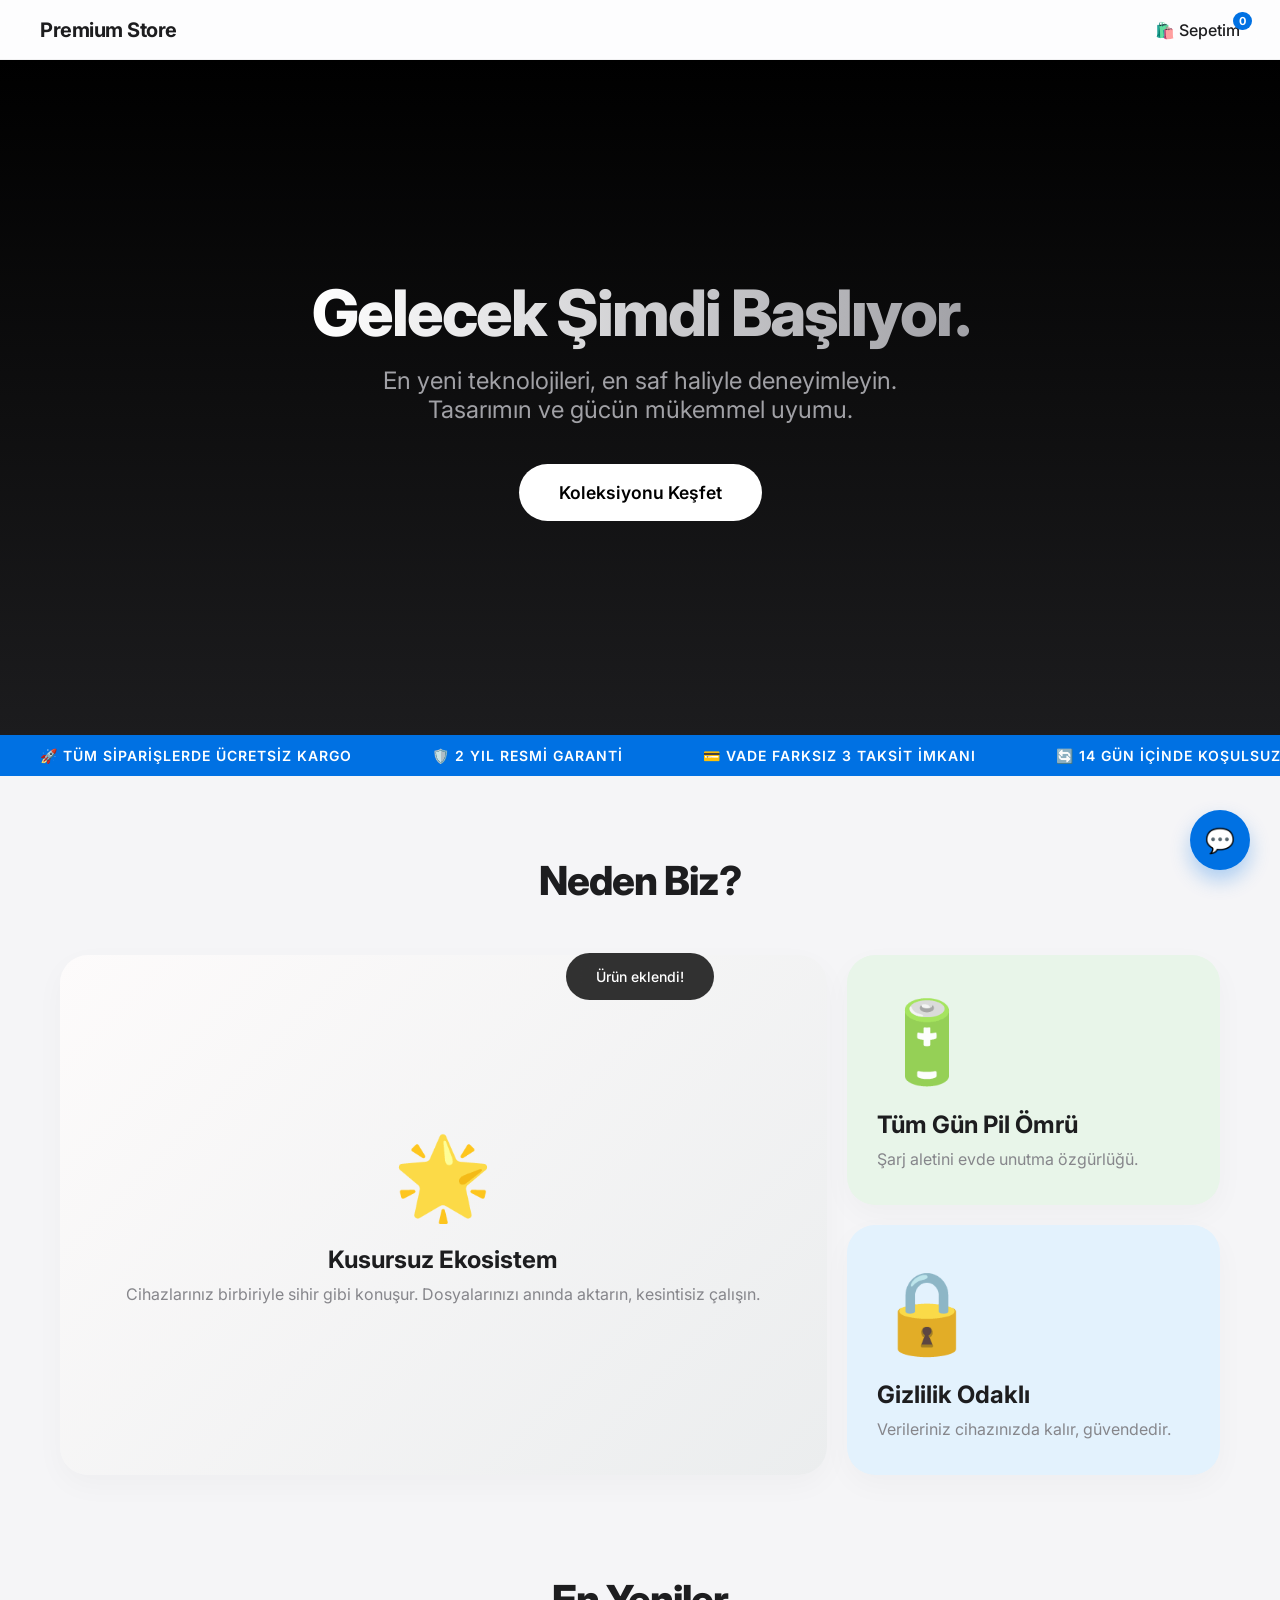
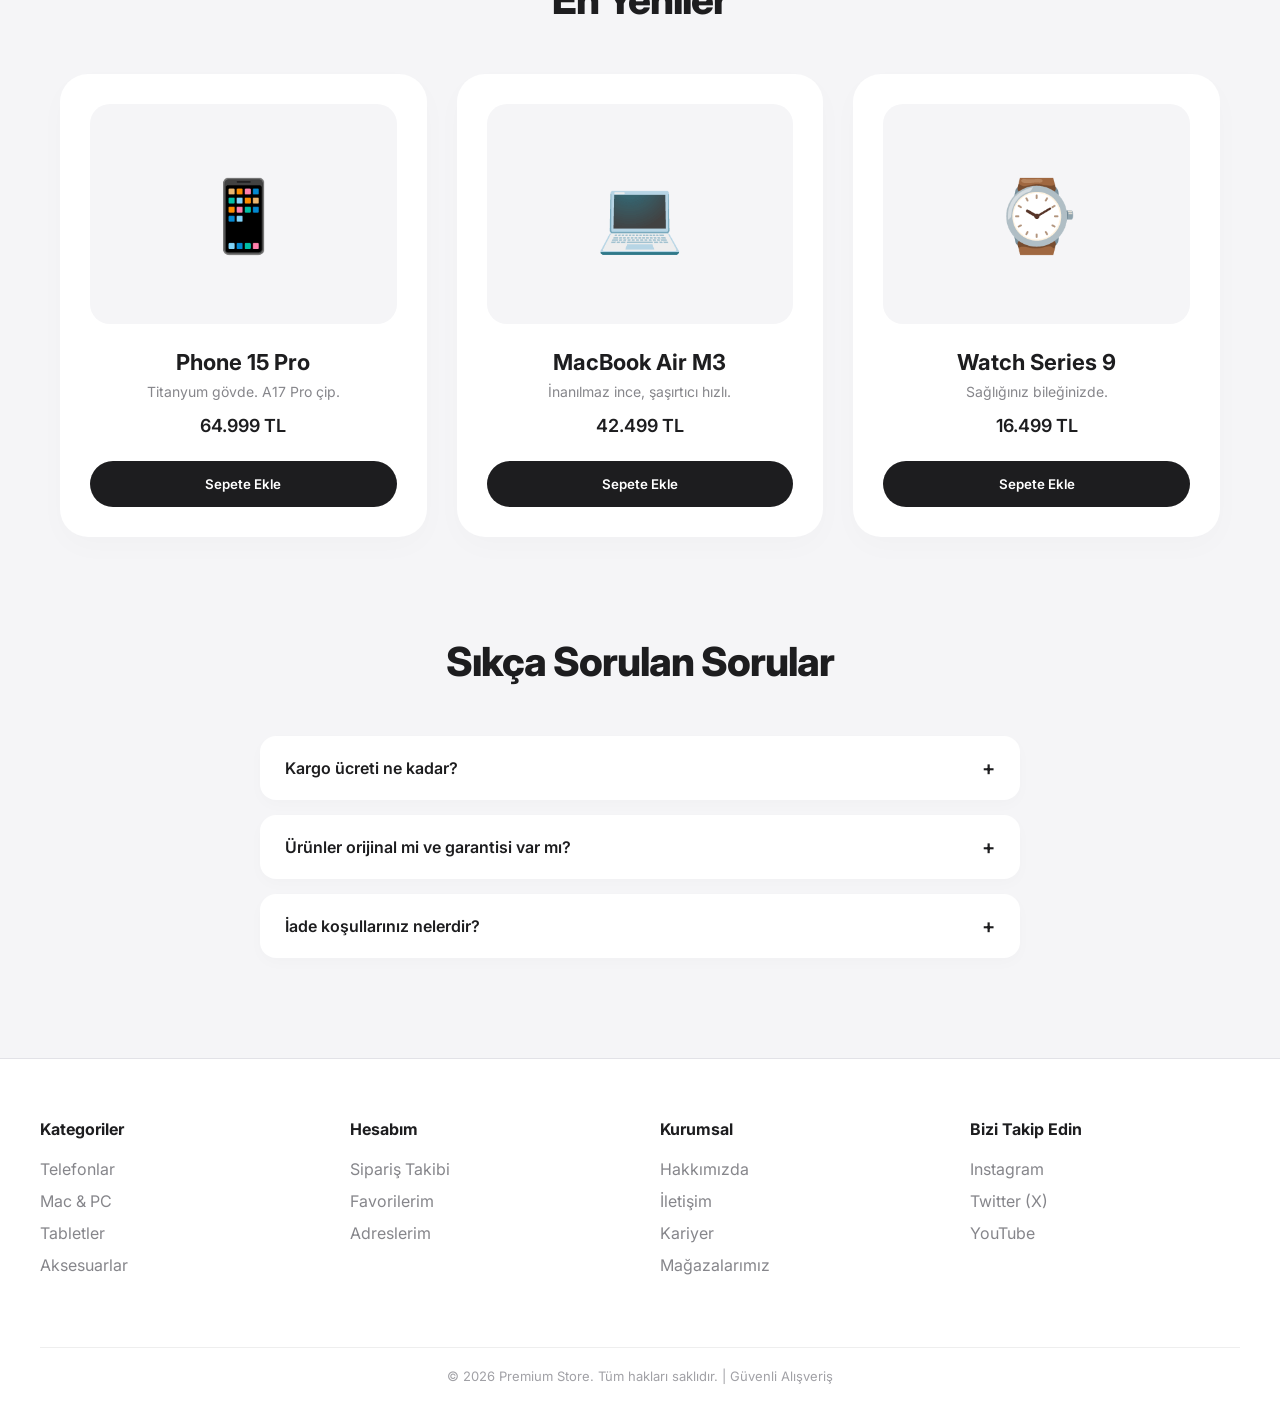
<file: index.html>
<!DOCTYPE html>
<html lang="tr">
<head>
    <meta charset="UTF-8">
    <meta name="viewport" content="width=device-width, initial-scale=1.0">
    <title>Ana Sayfa | Premium Store</title>
    <link href="https://fonts.googleapis.com/css2?family=Inter:wght@300;400;500;600;700;800&display=swap" rel="stylesheet">
    <style>
        :root {
            --primary: #0071e3;
            --bg: #f5f5f7;
            --text-main: #1d1d1f;
            --text-sec: #86868b;
        }

        * { margin: 0; padding: 0; box-sizing: border-box; font-family: 'Inter', sans-serif; }
        body { background: var(--bg); color: var(--text-main); overflow-x: hidden; }

        /* KAYDIRMA ANİMASYONLARI (Scroll Reveal) */
        .reveal { opacity: 0; transform: translateY(40px); transition: all 0.8s cubic-bezier(0.16, 1, 0.3, 1); }
        .reveal.active { opacity: 1; transform: translateY(0); }

        /* HEADER */
        header { position: fixed; top: 0; width: 100%; height: 60px; background: rgba(255, 255, 255, 0.8); backdrop-filter: saturate(180%) blur(20px); display: flex; justify-content: space-between; align-items: center; padding: 0 40px; z-index: 100; border-bottom: 1px solid rgba(0,0,0,0.05); }
        .logo { font-size: 20px; font-weight: 700; letter-spacing: -0.5px; }
        .cart-icon-wrapper { position: relative; cursor: pointer; display: flex; align-items: center; gap: 8px; font-weight: 500;}
        .cart-badge { background: var(--primary); color: white; font-size: 11px; font-weight: 700; padding: 2px 6px; border-radius: 10px; position: absolute; top: -8px; right: -12px; }

        /* HERO SECTION */
        .hero { margin-top: 60px; height: 75vh; background: linear-gradient(to bottom, #000, #1c1c1e); color: white; display: flex; flex-direction: column; justify-content: center; align-items: center; text-align: center; padding: 20px; position: relative; overflow: hidden;}
        .hero h1 { font-size: 4rem; font-weight: 800; letter-spacing: -2px; margin-bottom: 15px; background: linear-gradient(90deg, #fff, #a1a1a6); -webkit-background-clip: text; -webkit-text-fill-color: transparent;}
        .hero p { font-size: 1.5rem; color: #a1a1a6; margin-bottom: 40px; max-width: 600px; }
        .hero .btn { background: white; color: black; padding: 18px 40px; border-radius: 30px; text-decoration: none; font-weight: 600; font-size: 1.1rem; transition: 0.3s; }
        .hero .btn:hover { transform: scale(1.05); box-shadow: 0 10px 20px rgba(255,255,255,0.2); }

        /* KAYAN YAZI (MARQUEE) */
        .marquee-wrapper { background: var(--primary); color: white; padding: 12px 0; overflow: hidden; display: flex; white-space: nowrap; font-weight: 600; font-size: 14px; letter-spacing: 1px; }
        .marquee-content { display: flex; animation: scroll-marquee 20s linear infinite; }
        .marquee-content span { margin: 0 40px; }
        @keyframes scroll-marquee { 0% { transform: translateX(0); } 100% { transform: translateX(-50%); } }

        /* BENTO GRID (EKO-SİSTEM) */
        .bento-section { max-width: 1200px; margin: 80px auto; padding: 0 20px; }
        .bento-grid { display: grid; grid-template-columns: repeat(3, 1fr); grid-template-rows: 250px 250px; gap: 20px; }
        .bento-box { background: white; border-radius: 28px; padding: 30px; display: flex; flex-direction: column; justify-content: center; transition: 0.3s; cursor: pointer; box-shadow: 0 10px 30px rgba(0,0,0,0.03); overflow: hidden; position: relative;}
        .bento-box:hover { transform: translateY(-5px) scale(1.01); }
        .bento-large { grid-column: span 2; grid-row: span 2; background: linear-gradient(135deg, #fdfbfb 0%, #ebedee 100%); align-items: center; text-align: center;}
        .bento-box h3 { font-size: 24px; font-weight: 700; margin-bottom: 10px; z-index: 2;}
        .bento-box p { color: var(--text-sec); z-index: 2;}
        .bento-icon { font-size: 80px; margin-bottom: 20px; opacity: 0.9; }

        /* ÜRÜN VİTRİNİ */
        .products-section { max-width: 1200px; margin: 100px auto; padding: 0 20px; }
        .section-title { font-size: 2.5rem; font-weight: 800; margin-bottom: 50px; text-align: center; letter-spacing: -1px; }
        .product-grid { display: grid; grid-template-columns: repeat(auto-fit, minmax(300px, 1fr)); gap: 30px; }
        .product-card { background: white; border-radius: 28px; padding: 30px; display: flex; flex-direction: column; align-items: center; text-align: center; transition: all 0.4s ease; box-shadow: 0 10px 30px rgba(0,0,0,0.02); }
        .product-card:hover { transform: translateY(-10px); box-shadow: 0 20px 40px rgba(0,0,0,0.08); }
        .product-img { width: 100%; height: 220px; background: #f5f5f7; border-radius: 20px; margin-bottom: 25px; display: flex; align-items: center; justify-content: center; font-size: 70px; transition: 0.4s;}
        .product-card:hover .product-img { transform: scale(1.05); }
        .product-title { font-size: 22px; font-weight: 700; margin-bottom: 8px; }
        .product-price { font-size: 18px; font-weight: 600; margin: 15px 0 25px 0; }
        .add-btn { background: var(--text-main); color: white; border: none; padding: 15px 30px; border-radius: 25px; font-weight: 600; cursor: pointer; transition: 0.2s; width: 100%; }
        .add-btn:hover { background: var(--primary); transform: scale(0.98); }

        /* SIKÇA SORULAN SORULAR (FAQ) */
        .faq-section { max-width: 800px; margin: 100px auto; padding: 0 20px; }
        .faq-item { background: white; border-radius: 16px; margin-bottom: 15px; overflow: hidden; box-shadow: 0 5px 15px rgba(0,0,0,0.02);}
        .faq-question { padding: 20px 25px; font-weight: 600; cursor: pointer; display: flex; justify-content: space-between; align-items: center; }
        .faq-answer { padding: 0 25px; max-height: 0; overflow: hidden; transition: max-height 0.3s ease; color: var(--text-sec); line-height: 1.6; }
        .faq-item.active .faq-answer { padding: 0 25px 20px 25px; max-height: 200px; }
        .faq-item.active .faq-icon { transform: rotate(45deg); }
        .faq-icon { transition: transform 0.3s; font-size: 20px;}

        /* FOOTER */
        footer { background: white; padding: 60px 40px 30px 40px; margin-top: 100px; border-top: 1px solid #e2e2e7; }
        .footer-grid { display: grid; grid-template-columns: repeat(auto-fit, minmax(200px, 1fr)); gap: 40px; max-width: 1200px; margin: 0 auto; }
        .footer-col h4 { font-weight: 700; margin-bottom: 20px; color: var(--text-main); }
        .footer-col ul { list-style: none; }
        .footer-col ul li { margin-bottom: 12px; color: var(--text-sec); cursor: pointer; transition: 0.2s; }
        .footer-col ul li:hover { color: var(--primary); }
        .footer-bottom { text-align: center; margin-top: 60px; padding-top: 20px; border-top: 1px solid #eee; color: #a1a1a6; font-size: 13px; }

        /* SEPET VE TOAST (Önceki kodlar aynı) */
        .cart-overlay { display: none; position: fixed; top: 0; left: 0; width: 100%; height: 100%; background: rgba(0,0,0,0.4); backdrop-filter: blur(5px); z-index: 998; }
        .cart-drawer { position: fixed; top: 0; right: -450px; width: 100%; max-width: 400px; height: 100%; background: white; z-index: 999; box-shadow: -10px 0 40px rgba(0,0,0,0.15); transition: right 0.4s cubic-bezier(0.16, 1, 0.3, 1); display: flex; flex-direction: column; padding: 30px; }
        .cart-drawer.open { right: 0; }
        .drawer-header { display: flex; justify-content: space-between; align-items: center; margin-bottom: 25px; padding-bottom: 15px; border-bottom: 1px solid #e2e2e7; }
        .close-btn { border: none; background: #f5f5f7; width: 35px; height: 35px; border-radius: 50%; font-size: 20px; cursor: pointer; transition: 0.2s;}
        .drawer-items { flex: 1; overflow-y: auto; }
        .cart-drawer-item { display: flex; align-items: center; margin-bottom: 20px; }
        .drawer-item-thumb { width: 60px; height: 60px; background: #f5f5f7; border-radius: 12px; margin-right: 15px; display:flex; align-items:center; justify-content:center; font-size: 24px;}
        .drawer-item-info { flex: 1; }
        .drawer-footer { border-top: 2px solid #f5f5f7; padding-top: 20px; margin-top: 10px; }
        .checkout-btn { display: block; width: 100%; padding: 18px; background: var(--text-main); color: white; text-align: center; border-radius: 16px; text-decoration: none; font-weight: 600; margin-top: 15px;}
        .toast { position: fixed; bottom: -100px; left: 50%; transform: translateX(-50%); background: rgba(0,0,0,0.8); color: white; padding: 15px 30px; border-radius: 30px; font-weight: 500; font-size: 14px; backdrop-filter: blur(10px); z-index: 1000; transition: bottom 0.4s cubic-bezier(0.16, 1, 0.3, 1); }
        .toast.show { bottom: 40px; }

        @media (max-width: 768px) {
            .bento-grid { grid-template-columns: 1fr; grid-template-rows: auto; }
            .bento-large { grid-column: span 1; grid-row: span 1; }
            .hero h1 { font-size: 2.5rem; }
        }

        .chat-bubble { position: fixed; bottom: 30px; right: 30px; background: var(--primary); color: white; width: 60px; height: 60px; border-radius: 50%; display: flex; align-items: center; justify-content: center; font-size: 24px; cursor: pointer; box-shadow: 0 10px 20px rgba(0,113,227,0.3); z-index: 999; }
.chat-window { position: fixed; bottom: 100px; right: 30px; width: 300px; height: 400px; background: white; border-radius: 20px; display: none; flex-direction: column; box-shadow: 0 10px 40px rgba(0,0,0,0.1); z-index: 999; overflow: hidden; }
.chat-header { background: var(--primary); color: white; padding: 15px; font-weight: 600; }
.chat-body { flex: 1; padding: 20px; font-size: 14px; }
.chat-window input { border: none; border-top: 1px solid #eee; padding: 15px; width: 100%; outline: none; }


    </style>
</head>
<body>

<header>
    <div class="logo">Premium Store</div>
    <div class="cart-icon-wrapper" onclick="toggleCart()">
        🛍️ Sepetim <span class="cart-badge" id="cart-badge">0</span>
    </div>
</header>

<section class="hero reveal">
    <h1>Gelecek Şimdi Başlıyor.</h1>
    <p>En yeni teknolojileri, en saf haliyle deneyimleyin. Tasarımın ve gücün mükemmel uyumu.</p>
    <a href="#products" class="btn">Koleksiyonu Keşfet</a>
</section>

<div class="marquee-wrapper">
    <div class="marquee-content">
        <span>🚀 TÜM SİPARİŞLERDE ÜCRETSİZ KARGO</span>
        <span>🛡️ 2 YIL RESMİ GARANTİ</span>
        <span>💳 VADE FARKSIZ 3 TAKSİT İMKANI</span>
        <span>🔄 14 GÜN İÇİNDE KOŞULSUZ İADE</span>
        <span>🚀 TÜM SİPARİŞLERDE ÜCRETSİZ KARGO</span>
        <span>🛡️ 2 YIL RESMİ GARANTİ</span>
        <span>💳 VADE FARKSIZ 3 TAKSİT İMKANI</span>
        <span>🔄 14 GÜN İÇİNDE KOŞULSUZ İADE</span>
    </div>
</div>

<section class="bento-section reveal">
    <h2 class="section-title">Neden Biz?</h2>
    <div class="bento-grid">
        <div class="bento-box bento-large">
            <div class="bento-icon">🌟</div>
            <h3>Kusursuz Ekosistem</h3>
            <p>Cihazlarınız birbiriyle sihir gibi konuşur. Dosyalarınızı anında aktarın, kesintisiz çalışın.</p>
        </div>
        <div class="bento-box" style="background: #e8f5e9;">
            <div class="bento-icon">🔋</div>
            <h3>Tüm Gün Pil Ömrü</h3>
            <p>Şarj aletini evde unutma özgürlüğü.</p>
        </div>
        <div class="bento-box" style="background: #e3f2fd;">
            <div class="bento-icon">🔒</div>
            <h3>Gizlilik Odaklı</h3>
            <p>Verileriniz cihazınızda kalır, güvendedir.</p>
        </div>
    </div>
</section>

<section id="products" class="products-section reveal">
    <h2 class="section-title">En Yeniler</h2>
    <div class="product-grid">
        <div class="product-card">
            <div class="product-img">📱</div>
            <h3 class="product-title">Phone 15 Pro</h3>
            <p class="product-desc" style="color:var(--text-sec); font-size:14px;">Titanyum gövde. A17 Pro çip.</p>
            <div class="product-price">64.999 TL</div>
            <button class="add-btn" onclick="addToCart('Phone 15 Pro', 64999)">Sepete Ekle</button>
        </div>
        <div class="product-card">
            <div class="product-img">💻</div>
            <h3 class="product-title">MacBook Air M3</h3>
            <p class="product-desc" style="color:var(--text-sec); font-size:14px;">İnanılmaz ince, şaşırtıcı hızlı.</p>
            <div class="product-price">42.499 TL</div>
            <button class="add-btn" onclick="addToCart('MacBook Air M3', 42499)">Sepete Ekle</button>
        </div>
        <div class="product-card">
            <div class="product-img">⌚</div>
            <h3 class="product-title">Watch Series 9</h3>
            <p class="product-desc" style="color:var(--text-sec); font-size:14px;">Sağlığınız bileğinizde.</p>
            <div class="product-price">16.499 TL</div>
            <button class="add-btn" onclick="addToCart('Watch Series 9', 16499)">Sepete Ekle</button>
        </div>
    </div>
</section>

<section class="faq-section reveal">
    <h2 class="section-title">Sıkça Sorulan Sorular</h2>
    <div class="faq-item" onclick="toggleFaq(this)">
        <div class="faq-question">Kargo ücreti ne kadar? <span class="faq-icon">+</span></div>
        <div class="faq-answer">Tüm alışverişlerinizde kargo tamamen ücretsizdir. Siparişleriniz aynı gün kargoya teslim edilir.</div>
    </div>
    <div class="faq-item" onclick="toggleFaq(this)">
        <div class="faq-question">Ürünler orijinal mi ve garantisi var mı? <span class="faq-icon">+</span></div>
        <div class="faq-answer">Evet, mağazamızdaki tüm ürünler %100 orijinal olup, distribütör tarafından 2 yıl resmi garanti altındadır.</div>
    </div>
    <div class="faq-item" onclick="toggleFaq(this)">
        <div class="faq-question">İade koşullarınız nelerdir? <span class="faq-icon">+</span></div>
        <div class="faq-answer">Ürünü teslim aldıktan sonraki 14 gün içerisinde kutusu açılmamış ve hasar görmemiş ürünleri koşulsuz şartsız iade edebilirsiniz.</div>
    </div>
</section>

<footer class="reveal">
    <div class="footer-grid">
        <div class="footer-col">
            <h4>Kategoriler</h4>
            <ul><li>Telefonlar</li><li>Mac & PC</li><li>Tabletler</li><li>Aksesuarlar</li></ul>
        </div>
        <div class="footer-col">
            <h4>Hesabım</h4>
            <ul><li>Sipariş Takibi</li><li>Favorilerim</li><li>Adreslerim</li></ul>
        </div>
        <div class="footer-col">
            <h4>Kurumsal</h4>
            <ul><li>Hakkımızda</li><li>İletişim</li><li>Kariyer</li><li>Mağazalarımız</li></ul>
        </div>
        <div class="footer-col">
            <h4>Bizi Takip Edin</h4>
            <ul><li>Instagram</li><li>Twitter (X)</li><li>YouTube</li></ul>
        </div>
    </div>
    <div class="footer-bottom">
        &copy; 2026 Premium Store. Tüm hakları saklıdır. | Güvenli Alışveriş
    </div>
</footer>

<div id="cart-overlay" class="cart-overlay" onclick="closeCart()"></div>
<div id="cart-drawer" class="cart-drawer">
    <div class="drawer-header"><h3>Çantam</h3><button onclick="closeCart()" class="close-btn">✕</button></div>
    <div id="drawer-items" class="drawer-items"></div>
    <div class="drawer-footer">
        <div style="display: flex; justify-content: space-between; font-weight: 700; font-size: 20px;"><span>Toplam</span><span id="drawer-total-price">0 TL</span></div>
        <a href="odeme.html" class="checkout-btn">Güvenli Ödemeye Geç</a>
    </div>
</div>
<div id="toast" class="toast">Ürün eklendi!</div>

<script>
    // --- 1. KAYDIRMA ANİMASYONU (SCROLL REVEAL) ---
    function revealOnScroll() {
        var reveals = document.querySelectorAll('.reveal');
        for (var i = 0; i < reveals.length; i++) {
            var windowHeight = window.innerHeight;
            var elementTop = reveals[i].getBoundingClientRect().top;
            var elementVisible = 100;
            if (elementTop < windowHeight - elementVisible) {
                reveals[i].classList.add('active');
            }
        }
    }
    window.addEventListener('scroll', revealOnScroll);
    revealOnScroll(); // Sayfa yüklendiğinde ilk elementleri göster

    // --- 2. FAQ (ACCORDION) ETKİLEŞİMİ ---
    function toggleFaq(element) {
        element.classList.toggle("active");
    }

    // --- 3. SEPET İŞLEMLERİ ---
    updateCartCount();

    function addToCart(name, price) {
        let cart = JSON.parse(localStorage.getItem('cart')) || [];
        cart.push({ name, price });
        localStorage.setItem('cart', JSON.stringify(cart));
        updateCartCount();
        renderDrawer();
        showToast(`${name} çantanıza eklendi.`);
    }

    function updateCartCount() {
        let cart = JSON.parse(localStorage.getItem('cart')) || [];
        document.getElementById('cart-badge').innerText = cart.length;
    }

    function showToast(message) {
        const toast = document.getElementById('toast');
        toast.innerText = message;
        toast.classList.add('show');
        setTimeout(() => toast.classList.remove('show'), 2500);
    }

    function toggleCart() {
        renderDrawer();
        document.getElementById('cart-drawer').classList.add('open');
        document.getElementById('cart-overlay').style.display = 'block';
        document.body.style.overflow = 'hidden';
    }

    function closeCart() {
        document.getElementById('cart-drawer').classList.remove('open');
        setTimeout(() => document.getElementById('cart-overlay').style.display = 'none', 300);
        document.body.style.overflow = 'auto';
    }

    function renderDrawer() {
        let cart = JSON.parse(localStorage.getItem('cart')) || [];
        const container = document.getElementById('drawer-items');
        const totalEl = document.getElementById('drawer-total-price');
        
        if (cart.length === 0) {
            container.innerHTML = `<div style="text-align:center; padding-top:40px; color:#86868b;">Çantanız boş.</div>`;
            totalEl.innerText = "0 TL";
            return;
        }

        let total = 0;
        container.innerHTML = cart.map((item, index) => {
            total += item.price;
            return `<div class="cart-drawer-item"><div class="drawer-item-thumb">📦</div><div class="drawer-item-info"><div style="font-weight:600;">${item.name}</div><div style="font-size:14px; color:#515154;">${item.price.toLocaleString('tr-TR')} TL</div></div><button onclick="removeFromDrawer(${index})" style="border:none; background:none; color:#ff3b30; cursor:pointer; font-weight:500;">Sil</button></div>`;
        }).join('');
        totalEl.innerText = `${total.toLocaleString('tr-TR')} TL`;
    }

    function removeFromDrawer(index) {
        let cart = JSON.parse(localStorage.getItem('cart')) || [];
        cart.splice(index, 1);
        localStorage.setItem('cart', JSON.stringify(cart));
        updateCartCount();
        renderDrawer();
    }
</script>
<div class="chat-bubble" onclick="toggleChat()">💬</div>
<div id="chat-window" class="chat-window">
    <div class="chat-header">Destek Ekibi <span>●</span></div>
    <div class="chat-body">
        <p>Merhaba! Size nasıl yardımcı olabilirim?</p>
    </div>
    <input type="text" placeholder="Mesajınızı yazın...">
</div>

</body>
</html>
</file>
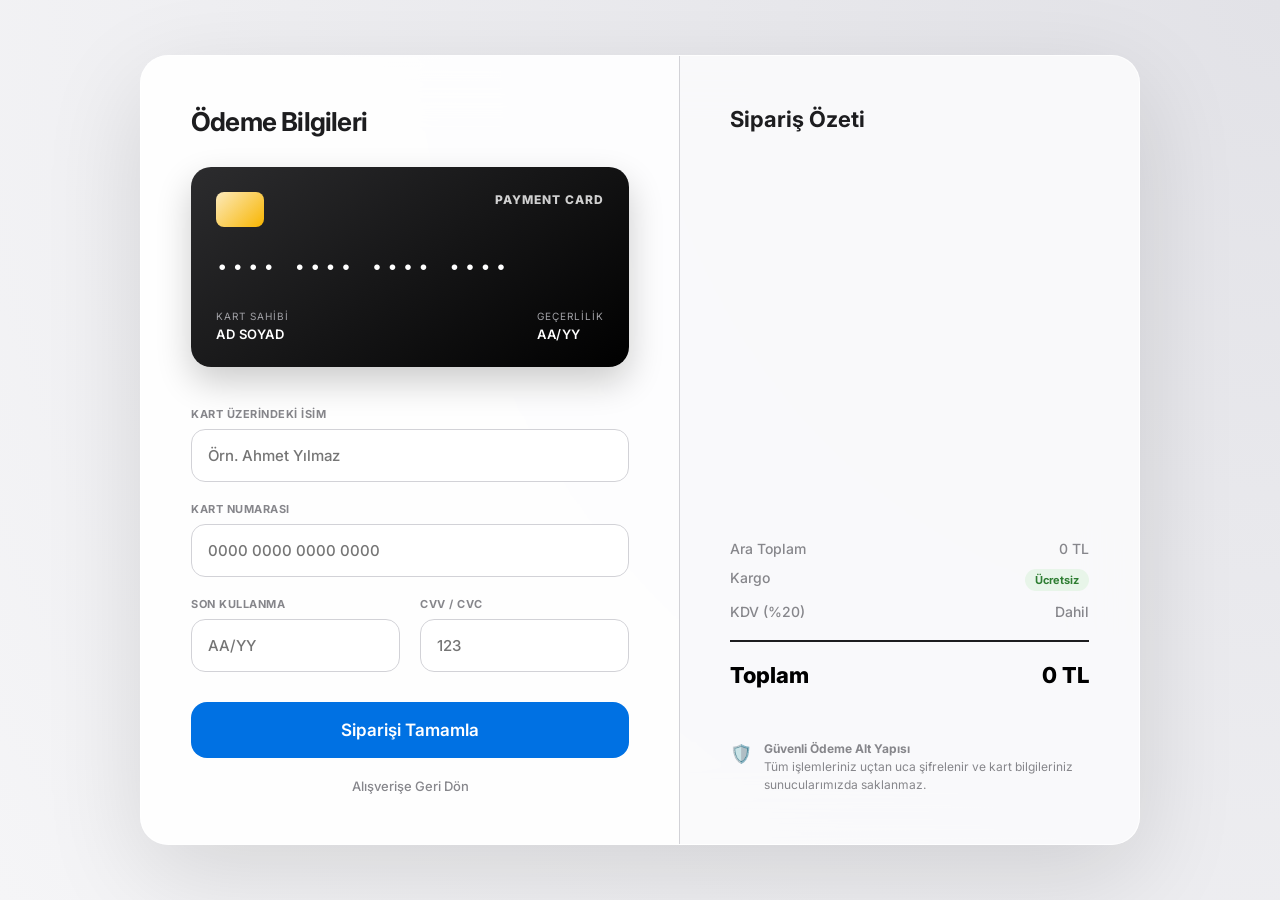
<file: odeme.html>
<!DOCTYPE html>
<html lang="tr">
<head>
    <meta charset="UTF-8">
    <meta name="viewport" content="width=device-width, initial-scale=1.0">
    <title>Güvenli Ödeme | Premium Store</title>
    <link href="https://fonts.googleapis.com/css2?family=Inter:wght@300;400;500;600;700&display=swap" rel="stylesheet">
    <style>
        :root {
            --primary: #0071e3;
            --bg: #f5f5f7;
            --glass: rgba(255, 255, 255, 0.9);
            --border: #d2d2d7;
            --text-main: #1d1d1f;
            --text-secondary: #86868b;
        }

        * { margin: 0; padding: 0; box-sizing: border-box; font-family: 'Inter', sans-serif; }
        
        body { 
            background: radial-gradient(circle at top right, #e2e2e7, #f5f5f7);
            min-height: 100vh;
            display: flex;
            align-items: center;
            justify-content: center;
            padding: 20px;
        }

        .checkout-wrapper {
            display: flex;
            background: var(--glass);
            backdrop-filter: blur(30px);
            max-width: 1000px;
            width: 100%;
            min-height: 650px;
            border-radius: 28px;
            overflow: hidden;
            border: 1px solid rgba(255,255,255,0.5);
            box-shadow: 0 30px 100px rgba(0,0,0,0.12);
        }

        /* --- SOL TARAF: ÖDEME FORMU --- */
        .payment-side {
            flex: 1.1;
            padding: 50px;
            border-right: 1px solid var(--border);
        }

        .payment-side h2 { font-size: 26px; font-weight: 700; margin-bottom: 30px; letter-spacing: -0.8px; color: var(--text-main); }

        /* Kart Görseli */
        .card-container { width: 100%; height: 200px; perspective: 1000px; margin-bottom: 40px; }
        .card-inner { position: relative; width: 100%; height: 100%; transition: transform 0.6s cubic-bezier(0.4, 0, 0.2, 1); transform-style: preserve-3d; }
        .card-inner.flipped { transform: rotateY(180deg); }
        .card-front, .card-back { 
            position: absolute; width: 100%; height: 100%; backface-visibility: hidden; border-radius: 20px; 
            padding: 25px; display: flex; flex-direction: column; justify-content: space-between;
            background: linear-gradient(145deg, #2c2c2e, #000000); color: white;
            box-shadow: 0 15px 35px rgba(0,0,0,0.2);
        }
        .card-back { transform: rotateY(180deg); background: #1c1c1e; padding: 0; display: block; }
        .magnetic-strip { width: 100%; height: 45px; background: #000; margin-top: 25px; }
        .cvv-strip { background: rgba(255,255,255,0.9); color: black; margin: 20px 30px; height: 40px; display: flex; align-items: center; justify-content: flex-end; padding-right: 15px; font-weight: 700; border-radius: 6px; letter-spacing: 2px; }

        .v-card-number { font-size: 1.3rem; letter-spacing: 3px; font-family: 'Courier New', monospace; margin: 15px 0; font-weight: 500; }
        .v-card-bottom { display: flex; justify-content: space-between; font-size: 10px; color: #a1a1a6; text-transform: uppercase; }
        .v-label { letter-spacing: 1px; margin-bottom: 4px; display: block; }
        .v-value { color: white; font-size: 13px; font-weight: 600; letter-spacing: 0.5px; }

        /* Form */
        .input-group { margin-bottom: 20px; }
        label { display: block; font-size: 11px; font-weight: 700; color: var(--text-secondary); margin-bottom: 8px; letter-spacing: 0.5px; }
        input { 
            width: 100%; padding: 16px; border: 1px solid var(--border); border-radius: 14px; 
            background: white; outline: none; transition: all 0.3s ease; font-size: 15px; font-weight: 500;
        }
        input:focus { border-color: var(--primary); box-shadow: 0 0 0 4px rgba(0,113,227,0.15); }
        .row { display: flex; gap: 20px; }

        .pay-btn { 
            background: var(--primary); color: white; width: 100%; padding: 18px; border: none; 
            border-radius: 16px; font-size: 17px; font-weight: 600; cursor: pointer; margin-top: 10px;
            transition: transform 0.2s;
        }
        .pay-btn:active { transform: scale(0.98); }

        /* --- SAĞ TARAF: SİPARİŞ ÖZETİ --- */
        .summary-side {
            flex: 0.9;
            padding: 50px;
            background: rgba(245, 245, 247, 0.5);
            display: flex;
            flex-direction: column;
        }

        .summary-side h2 { font-size: 22px; font-weight: 700; margin-bottom: 25px; color: var(--text-main); }

        .summary-list { flex: 1; overflow-y: auto; }
        
        .summary-item { 
            display: flex; 
            align-items: center; 
            margin-bottom: 18px; 
            padding-bottom: 18px; 
            border-bottom: 1px solid rgba(0,0,0,0.05); 
        }
        
        /* Ürün İkon Kutusu */
        .item-icon { 
            width: 50px; height: 50px; background: white; border-radius: 12px; 
            margin-right: 15px; display: flex; align-items: center; justify-content: center;
            border: 1px solid var(--border); font-size: 20px;
        }

        .item-info { flex: 1; }
        .item-name { font-size: 15px; font-weight: 600; color: var(--text-main); display: block; margin-bottom: 2px; }
        .item-qty { font-size: 12px; color: var(--text-secondary); font-weight: 500; }
        .item-price { font-size: 15px; font-weight: 700; color: var(--text-main); }

        /* Fiyat Tablosu */
        .price-details { margin-top: 20px; }
        .price-row { display: flex; justify-content: space-between; margin-bottom: 12px; font-size: 14px; }
        .price-row.label-sec { color: var(--text-secondary); font-weight: 500; }
        .price-row.total-big { 
            margin-top: 20px; padding-top: 20px; 
            border-top: 2px solid var(--text-main); 
            font-size: 22px; font-weight: 800; color: #000; 
        }

        .shipping-badge { 
            background: #e8f5e9; color: #2e7d32; padding: 4px 10px; 
            border-radius: 20px; font-size: 11px; font-weight: 700; 
        }

        .security-info { margin-top: 40px; display: flex; align-items: flex-start; gap: 12px; font-size: 12px; color: var(--text-secondary); line-height: 1.5; }

        @media (max-width: 850px) {
            .checkout-wrapper { flex-direction: column; }
            .payment-side, .summary-side { padding: 30px; }
            .summary-side { order: -1; min-height: auto; }
        }
    </style>
</head>
<body>

<div class="checkout-wrapper">
    <div class="payment-side">
        <h2>Ödeme Bilgileri</h2>
        
        <div class="card-container">
            <div class="card-inner" id="cardInner">
                <div class="card-front">
                    <div style="display: flex; justify-content: space-between;">
                        <div style="width: 48px; height: 35px; background: linear-gradient(135deg, #fceabb, #f8b500); border-radius: 8px;"></div>
                        <span id="v-type" style="font-weight: 800; letter-spacing: 1px; font-size: 12px; opacity: 0.8;">PAYMENT CARD</span>
                    </div>
                    <div id="v-number" class="v-card-number">•••• •••• •••• ••••</div>
                    <div class="v-card-bottom">
                        <div><span class="v-label">Kart Sahibi</span><span id="v-name" class="v-value">AD SOYAD</span></div>
                        <div><span class="v-label">Geçerlilik</span><span id="v-expiry" class="v-value">AA/YY</span></div>
                    </div>
                </div>
                <div class="card-back">
                    <div class="magnetic-strip"></div>
                    <div class="cvv-strip" id="v-cvv">***</div>
                    <div style="padding: 20px; color: #515154; font-size: 8px; text-align: center;">Bu kart kişiye özeldir. Kaybolduğunda bankanıza haber veriniz.</div>
                </div>
            </div>
        </div>

        <form id="payForm">
            <div class="input-group">
                <label>KART ÜZERİNDEKİ İSİM</label>
                <input type="text" id="input-name" placeholder="Örn. Ahmet Yılmaz" required>
            </div>
            <div class="input-group">
                <label>KART NUMARASI</label>
                <input type="text" id="input-card" placeholder="0000 0000 0000 0000" maxlength="19" inputmode="numeric" required>
            </div>
            <div class="row">
                <div class="input-group" style="flex: 1;">
                    <label>SON KULLANMA</label>
                    <input type="text" id="input-exp" placeholder="AA/YY" maxlength="5" inputmode="numeric" required>
                </div>
                <div class="input-group" style="flex: 1;">
                    <label>CVV / CVC</label>
                    <input type="text" id="input-cvv" placeholder="123" maxlength="3" inputmode="numeric" required>
                </div>
            </div>
            <button type="submit" class="pay-btn">Siparişi Tamamla</button>
            <center><a href="index.html" style="color: #86868b; text-decoration: none; font-size: 13px; font-weight: 500; display: block; margin-top: 20px;">Alışverişe Geri Dön</a></center>
        </form>
    </div>

    <div class="summary-side">
        <h2>Sipariş Özeti</h2>
        
        <div class="summary-list" id="summary-list">
            </div>

        <div class="price-details">
            <div class="price-row label-sec">
                <span>Ara Toplam</span>
                <span id="subtotal">0 TL</span>
            </div>
            <div class="price-row label-sec">
                <span>Kargo</span>
                <span class="shipping-badge">Ücretsiz</span>
            </div>
            <div class="price-row label-sec">
                <span>KDV (%20)</span>
                <span>Dahil</span>
            </div>
            <div class="price-row total-big">
                <span>Toplam</span>
                <span id="final-total">0 TL</span>
            </div>
        </div>
        
        <div class="security-info">
            <span style="font-size: 18px;">🛡️</span>
            <div><strong>Güvenli Ödeme Alt Yapısı</strong><br>Tüm işlemleriniz uçtan uca şifrelenir ve kart bilgileriniz sunucularımızda saklanmaz.</div>
        </div>
    </div>
</div>

<script>
    // TÜRKÇE HATA MESAJLARI VE KONTROL
    const inputs = document.querySelectorAll('input');
    inputs.forEach(input => {
        input.oninvalid = (e) => e.target.setCustomValidity('Bu alan boş bırakılamaz.');
        input.oninput = (e) => {
            e.target.setCustomValidity('');
            if(['input-card','input-exp','input-cvv'].includes(e.target.id) && /[^0-9\s/]/.test(e.target.value)){
                e.target.setCustomValidity('Sadece rakam girmelisiniz.');
                e.target.reportValidity();
                e.target.value = e.target.value.replace(/[^0-9\s/]/g, '');
            }
        };
    });

    // SEPET VERİLERİNİ ÇEK VE LİSTELE
    const cart = JSON.parse(localStorage.getItem('cart')) || [];
    const total = cart.reduce((sum, item) => sum + item.price, 0);
    
    document.getElementById('subtotal').innerText = `${total.toLocaleString('tr-TR')} TL`;
    document.getElementById('final-total').innerText = `${total.toLocaleString('tr-TR')} TL`;
    
    const summaryList = document.getElementById('summary-list');
    summaryList.innerHTML = cart.map(item => `
        <div class="summary-item">
            <div class="item-icon">📦</div>
            <div class="item-info">
                <span class="item-name">${item.name}</span>
                <span class="item-qty">Adet: 1</span>
            </div>
            <span class="item-price">${item.price.toLocaleString('tr-TR')} TL</span>
        </div>
    `).join('');

    // KART ANİMASYONU
    const cardInner = document.getElementById('cardInner');
    document.getElementById('input-cvv').onfocus = () => cardInner.classList.add('flipped');
    document.getElementById('input-cvv').onblur = () => cardInner.classList.remove('flipped');

    // CANLI GÜNCELLEME
    document.getElementById('input-name').oninput = (e) => document.getElementById('v-name').innerText = e.target.value.toUpperCase() || "AD SOYAD";
    document.getElementById('input-cvv').oninput = (e) => document.getElementById('v-cvv').innerText = e.target.value || "***";
    
    document.getElementById('input-card').oninput = (e) => {
        let val = e.target.value.replace(/\D/g, '');
        let formatted = val.replace(/(\d{4})(?=\d)/g, '$1 ');
        e.target.value = formatted;
        document.getElementById('v-number').innerText = formatted || "•••• •••• •••• ••••";
        document.getElementById('v-type').innerText = val.startsWith('4') ? 'VISA PREMIUM' : (val.startsWith('5') ? 'MASTERCARD GOLD' : 'PAYMENT CARD');
    };

    document.getElementById('input-exp').oninput = (e) => {
        let val = e.target.value.replace(/\D/g, '');
        if (val.length >= 2) e.target.value = val.substring(0, 2) + '/' + val.substring(2, 4);
        document.getElementById('v-expiry').innerText = e.target.value || "AA/YY";
    };

    document.getElementById('payForm').onsubmit = (e) => {
        e.preventDefault();
        alert("Siparişiniz başarıyla alındı! Teşekkür ederiz.");
        localStorage.removeItem('cart');
        window.location.href = 'index.html';
    };
</script>

</body>
</html>
</file>
